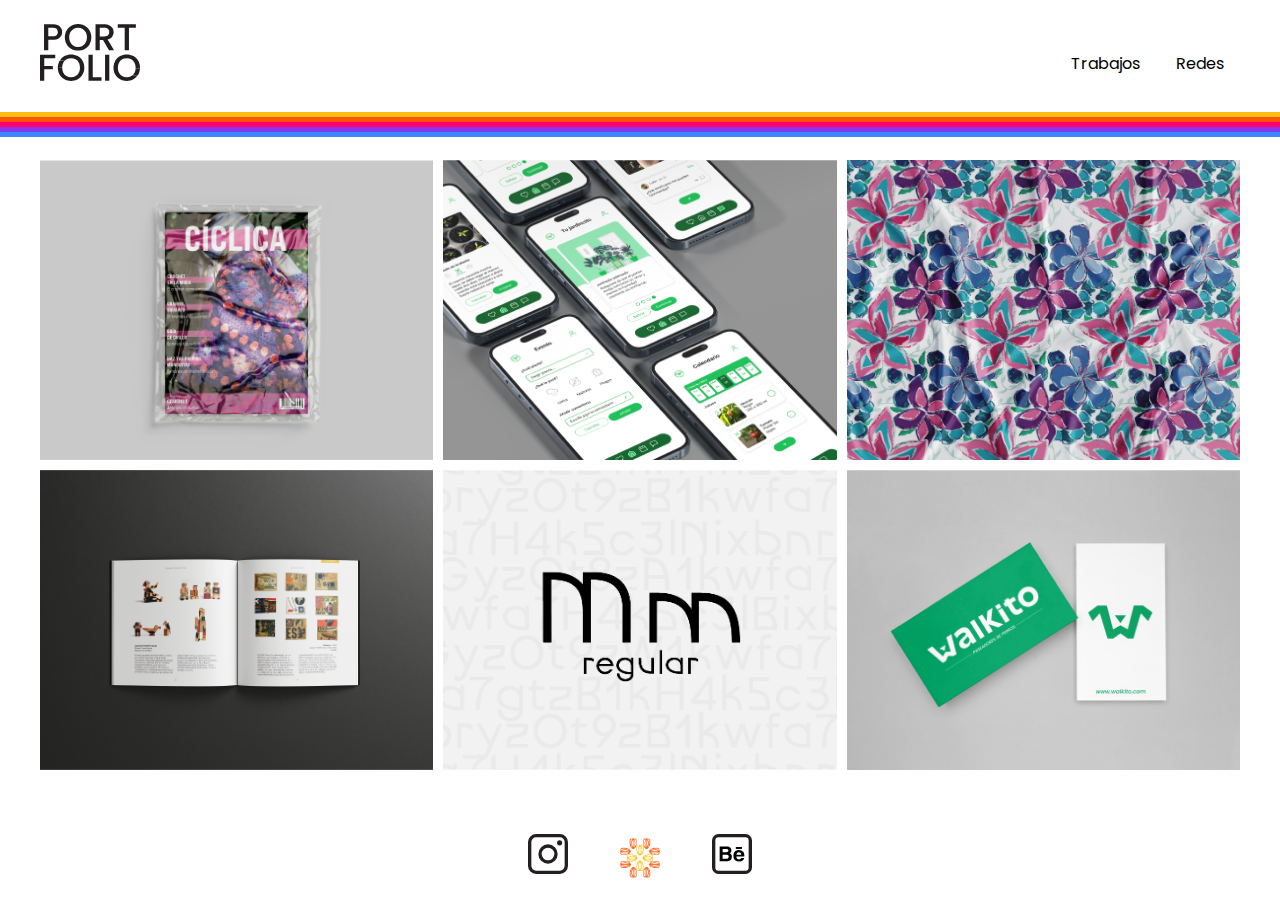
<file: index.html>
<!DOCTYPE html>
<html lang="es">
<head>
    <meta charset="UTF-8">
    <meta name="viewport" content="width=device-width, initial-scale=1.0">
    <title>Portfolio</title>
    <link rel="icon" href="img/Granny.ico" type="image/x-icon">
    <link rel="stylesheet" href="estilos.css">
</head>
<body>
    <header id="principal">
        <div class="flex">
            <a href="index.html" id="logo"><img src="img/Logo.svg" alt="Logo Portfolio"></a>
            <nav>
                <a href="#trabajos">Trabajos</a>
                <a href="#redes">Redes</a>
            </nav>
        </div>
    </header>
    <section class="contenedor" id="trabajos">
        <a href="Revista.html"><article><h2>Diseño de revista</h2> <img src="img/Revista.png" alt="Portada de revista"></article></a>
        <a href="Interfaz.html"><article><h2>Aplicación de jardín</h2> <img src="img/Interfaz.png" alt="Pantallas de celulares dispuestas en una grilla"></article></a>
        <a href="Estampado.html"><article><h2>Diseño de estampa</h2> <img src="img/Estampa.png" alt="Estampa blanco y negro"></article></a>
        <a href="Catalogo.html"><article><h2>Catálogo de arte</h2> <img src="img/Catalogo.png" alt="Doble página de un libro"></article></a>
        <a href="Tipografia.html"><article><h2>Diseño de tipografía</h2> <img src="img/Tipo.png" alt="Doble m mostrando los atributos de la tipografía"></article></a>
        <a href="Walkito.html"><article><h2>Diseño de logotipo</h2> <img src="img/Walkito.png" alt="Tarjetas personales con el logo de Walkito"></article></a>
    </section>
    <footer id="redes">
        <a href="https://www.instagram.com/vikdesignlab/"><img src="img/Ig.svg" alt="Instagram"></a>
        <img src="img/granny.gif" alt="Granny Square">
        <a href="https://www.behance.net/victoriaamartinezz"><img src="img/Be.svg" alt="Behance"></a>
    </footer>
</body>
</html>
</file>
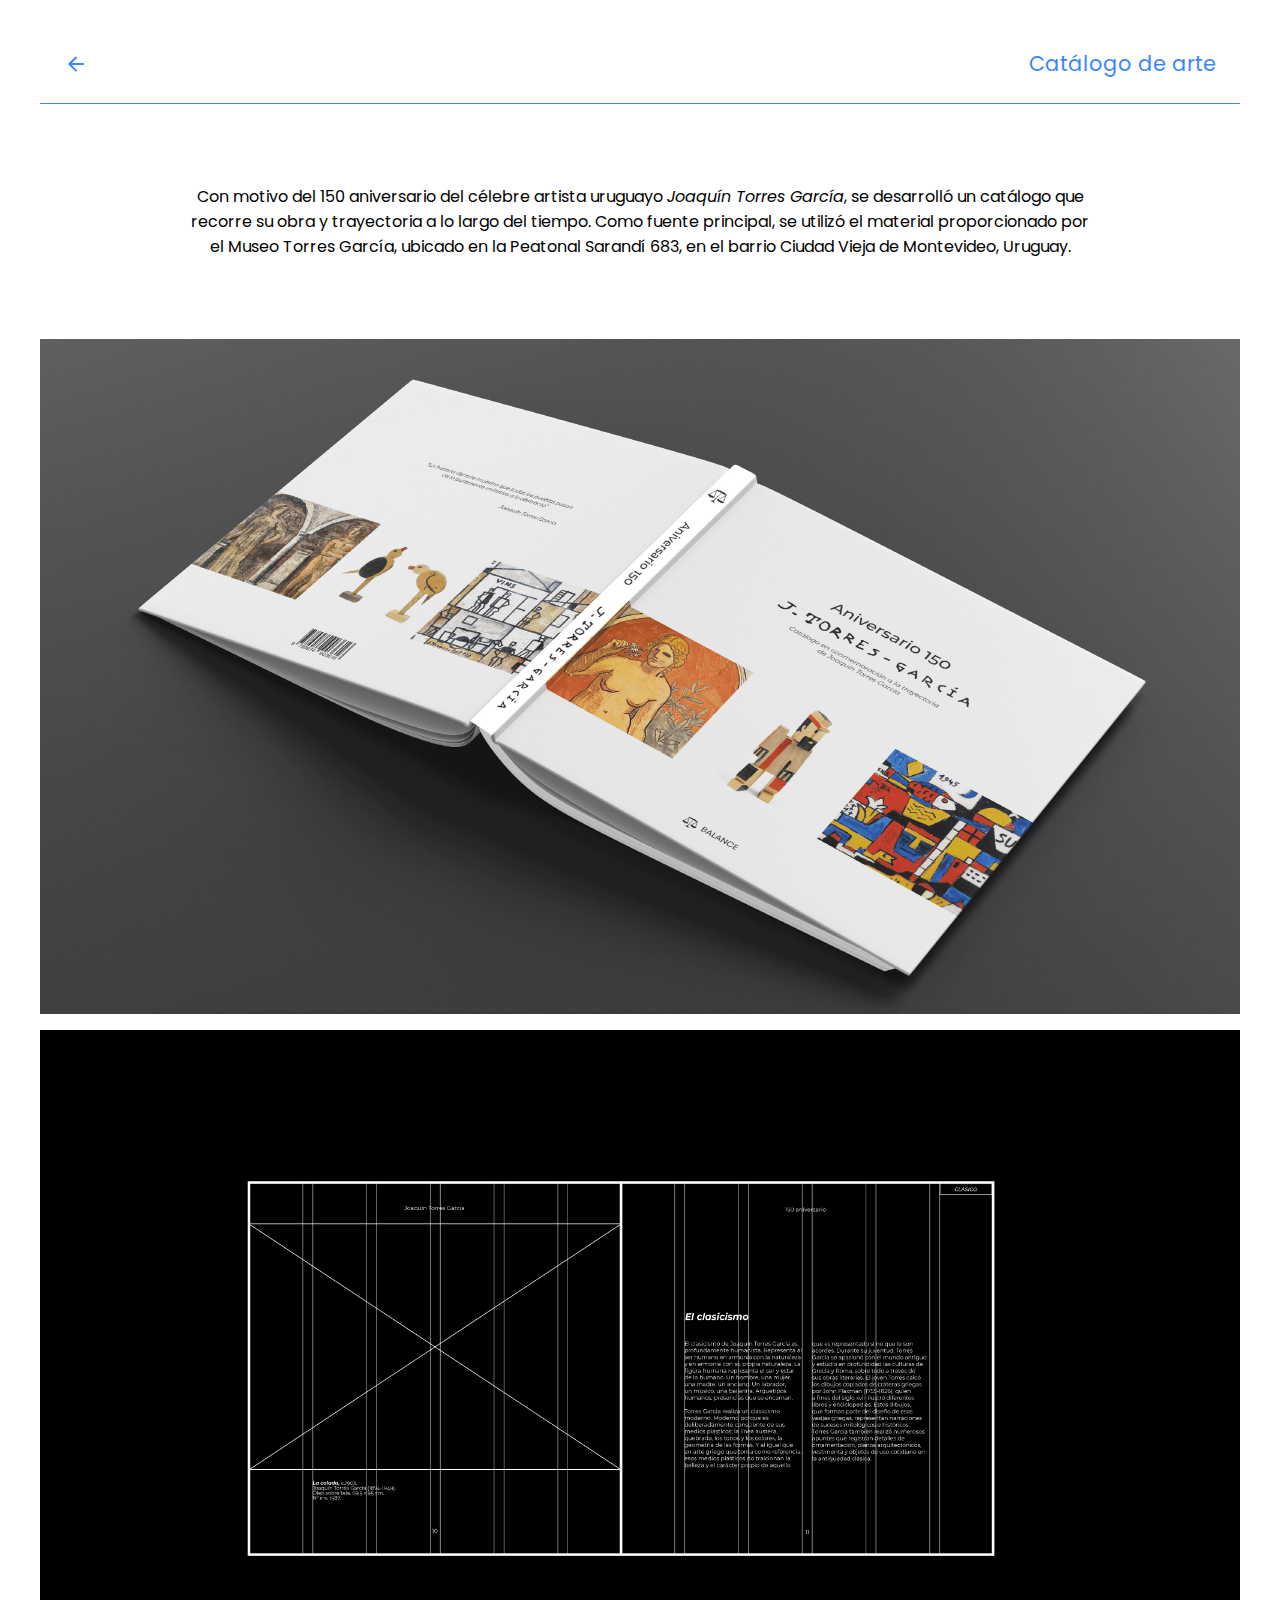
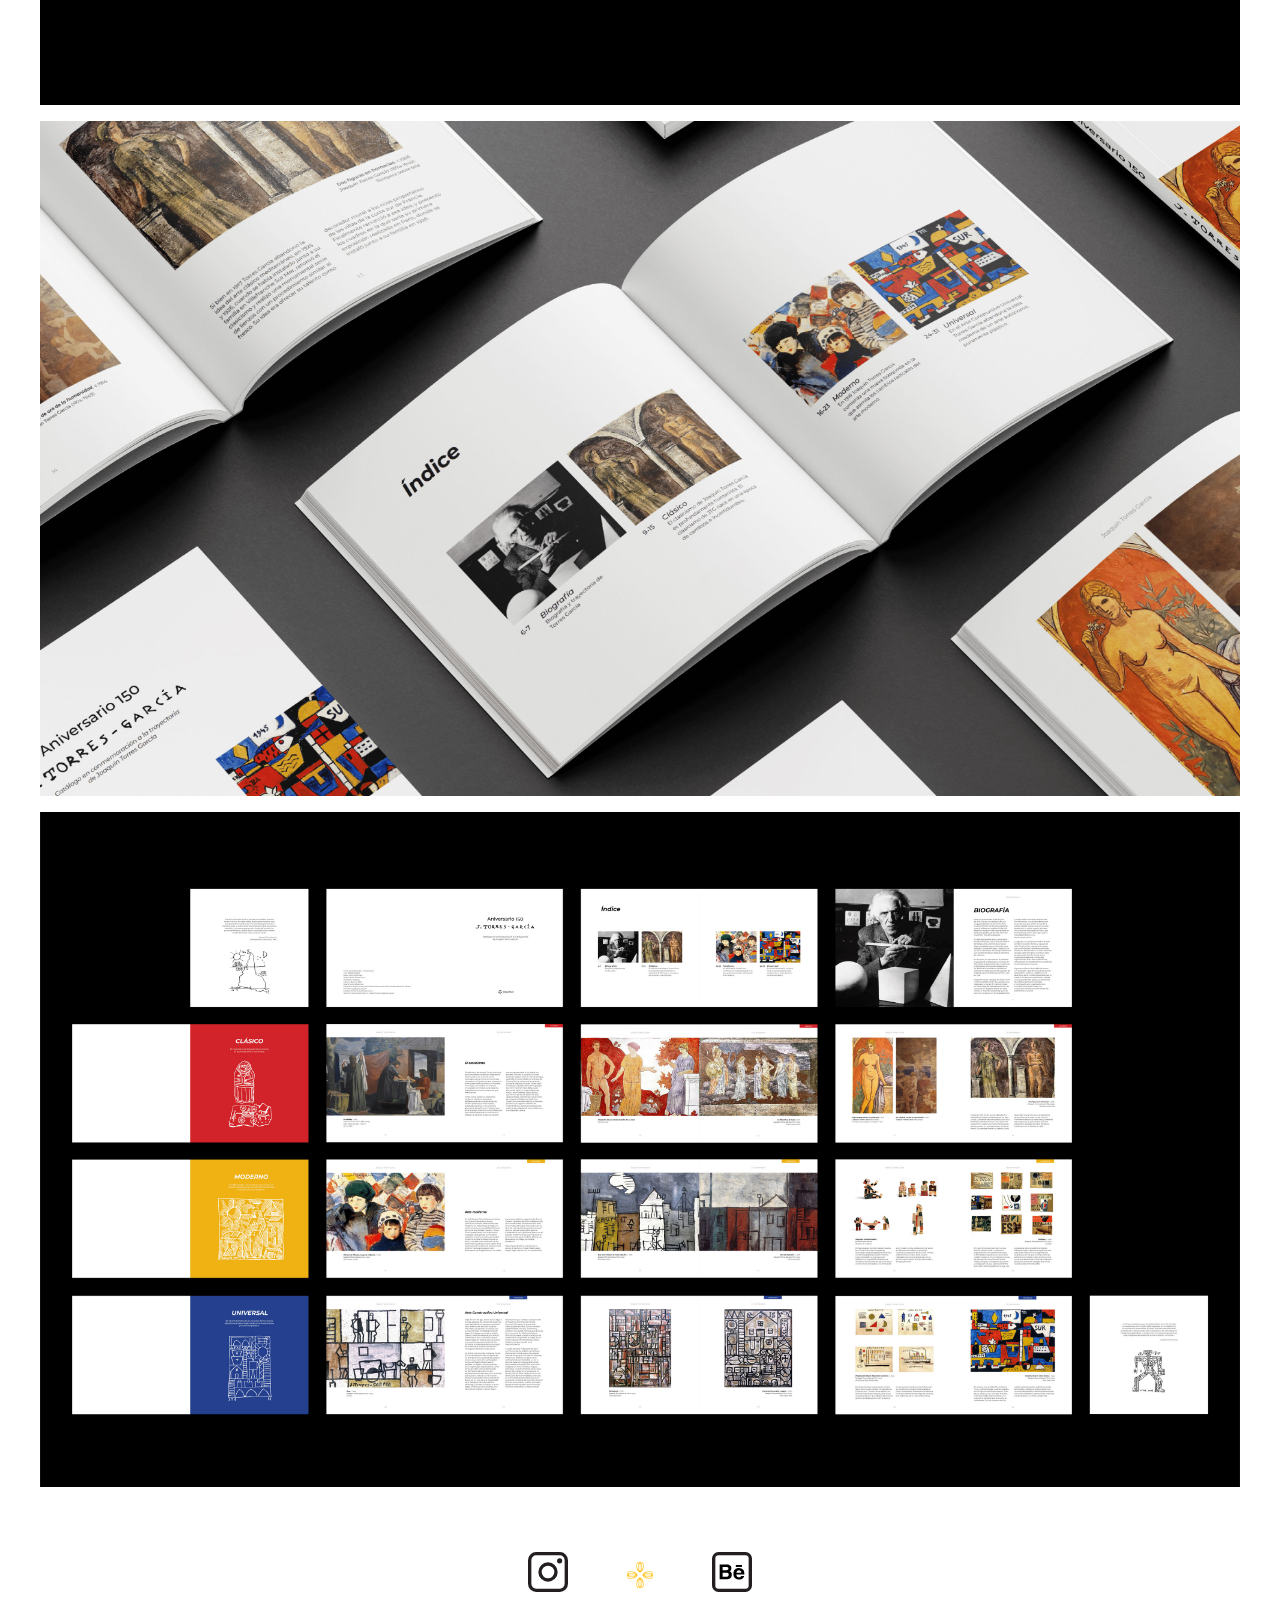
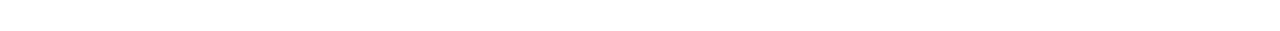
<file: Catalogo.html>
<!DOCTYPE html>
<html lang="es">
<head>
    <meta charset="UTF-8">
    <meta name="viewport" content="width=device-width, initial-scale=1.0">
    <title>Catálogo de arte</title>
    <link rel="icon" href="img/Granny.ico" type="image/x-icon">
    <link rel="stylesheet" href="estilos.css">
</head>
<body>
    <header class="contenedor">
        <div id="cat-header" class="header-trabajos">
            <a href="index.html"><img src="img/felcha-celeste.svg" alt="Volver para atrás"></a>
            <h2>Catálogo de arte</h2>
        </div>
    </header>
    <section class="aplicaciones" id="catalogo">
        <div class="contenedor">
            <p>Con motivo del 150 aniversario del célebre artista uruguayo <em>Joaquín Torres García</em>, se desarrolló un catálogo que recorre su obra y trayectoria a lo largo del tiempo. Como fuente principal, se utilizó el material proporcionado por el Museo Torres García, ubicado en la Peatonal Sarandí 683, en el barrio Ciudad Vieja de Montevideo, Uruguay.</p>
            <article class="subtitulos">
                <h2>Tapa y contratapa</h2>
                <img src="img/cat-1.jpg" alt="Tapa, lomo y contratapa del catálogo">
            </article>
            <article class="subtitulos">
                <h2>Grilla</h2>
                <img src="img/cat-2.gif" alt="Animación representativa de la grilla utilizada en el catálogo">
            </article>
            <article class="subtitulos">
                <h2>Puesta en página</h2>
                <img src="img/cat-3.jpg" alt="Dobles páginas puestas en forma de grilla">
            </article>
            <article class="subtitulos">
                <h2>Páginas totales</h2>
                <img src="img/cat-4.jpg" alt="Paneo general de todas las páginas del catálogo">
            </article>
        </div>
            
    </section>
    <footer id="redes">
        <a href="https://www.instagram.com/vikdesignlab/"><img src="img/Ig.svg" alt="Instagram"></a>
        <img src="img/granny.gif" alt="Granny Square">
        <a href="https://www.behance.net/victoriaamartinezz"><img src="img/Be.svg" alt="Behance"></a>
    </footer>
</body>
</file>
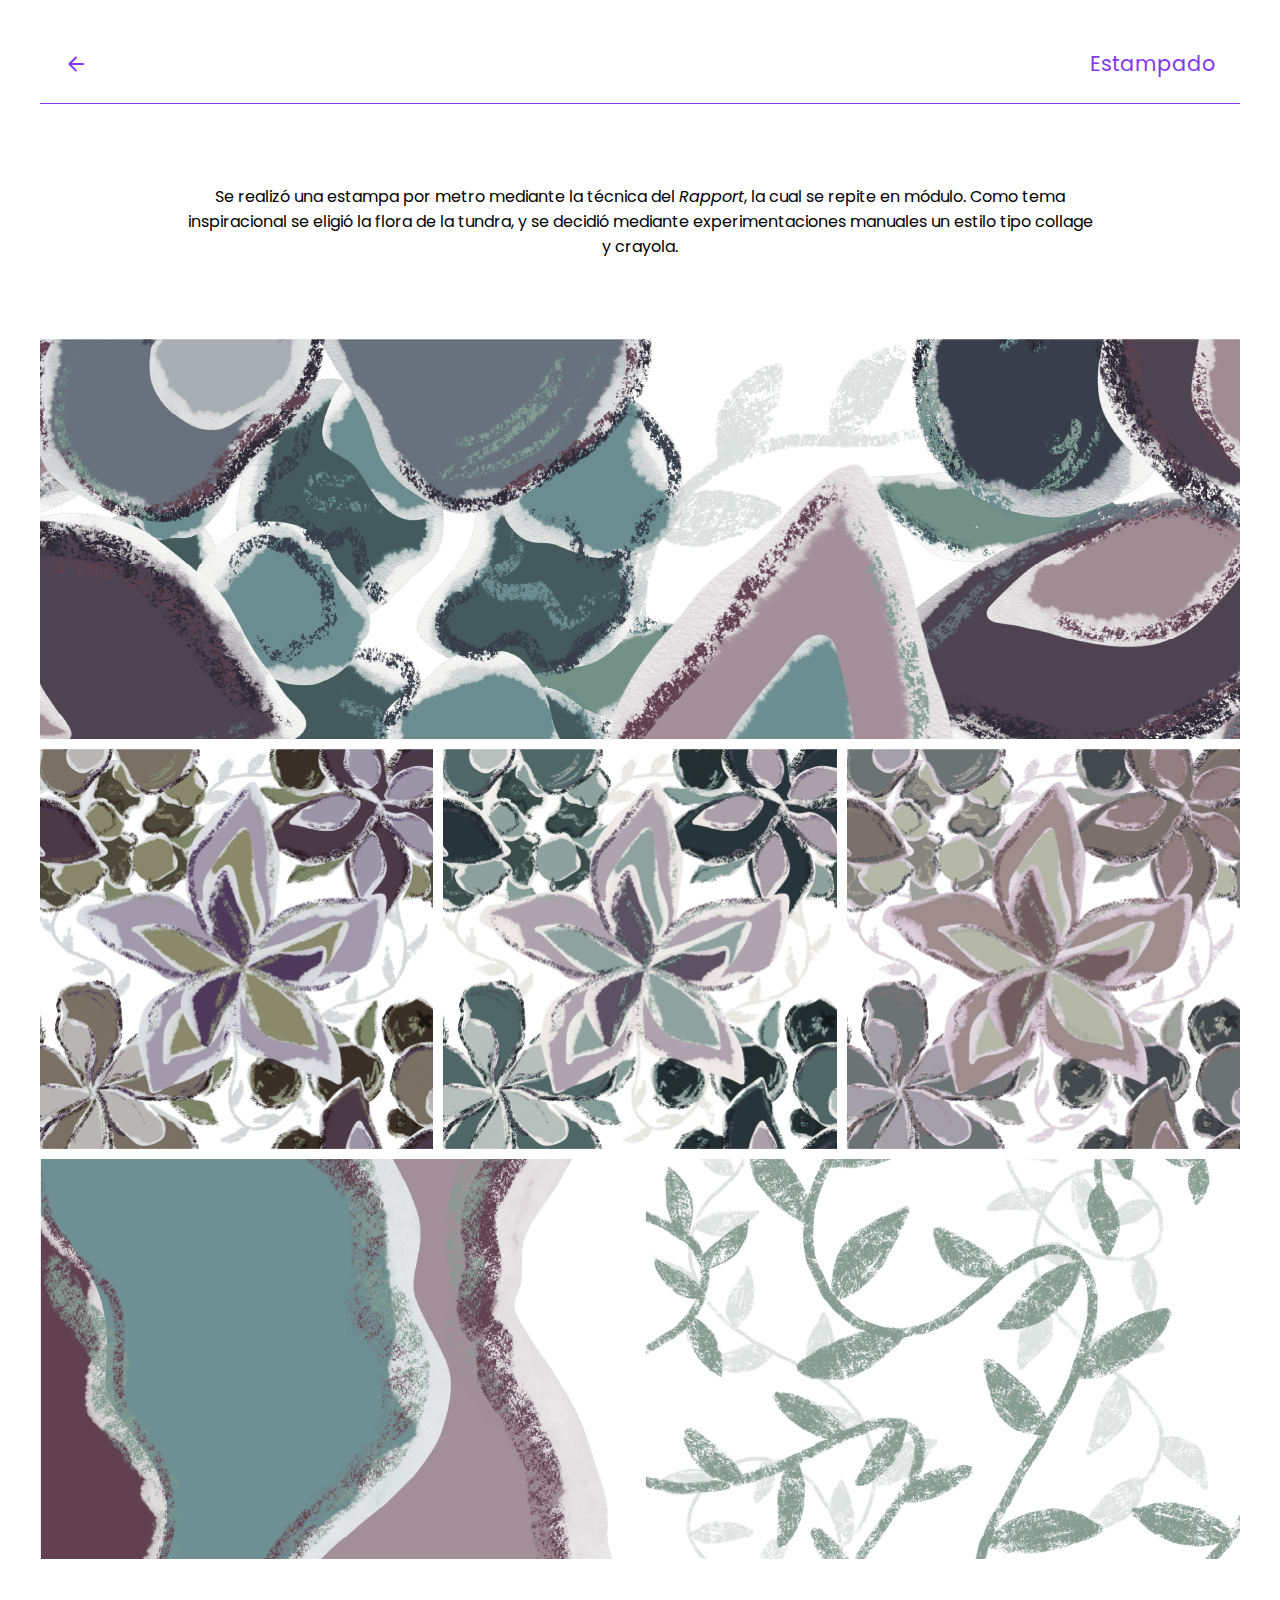
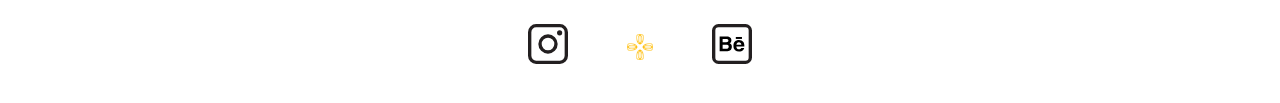
<file: Estampado.html>
<!DOCTYPE html>
<html lang="es">
<head>
    <meta charset="UTF-8">
    <meta name="viewport" content="width=device-width, initial-scale=1.0">
    <title>Estampa por Rapport</title>
    <link rel="icon" href="img/Granny.ico" type="image/x-icon">
    <link rel="stylesheet" href="estilos.css">
</head>
<body>
    <header class="contenedor">
        <div id="est-header" class="header-trabajos">
            <a href="index.html"><img src="img/felcha-violeta.svg" alt="Volver para atrás" ></a>
            <h2>Estampado</h2>
        </div>
    </header>
    <section class="aplicaciones" id="estampado">
        <div class="contenedor">
            <p>Se realizó una estampa por metro mediante la técnica del <em>Rapport</em>, la cual se repite en módulo. Como tema inspiracional se eligió la flora de la tundra, y se decidió mediante experimentaciones manuales un estilo tipo collage y crayola.</p>
            <div id="est-grid">
                <article class="subtitulos">
                    <h2>Estampa por Rapport</h2>
                    <img src="img/est-1.png" alt="Animación de estampa por metro">
                </article>
                <article class="subtitulos">
                    <h2>Cambio de color</h2>
                    <img src="img/est-2.png" alt="Cambio de color de módulo a tonos violetas y naranjas">
                </article>
                <article class="subtitulos">
                    <h2>Cambio de color</h2>
                    <img src="img/est-3.png" alt="Cambio de color de módulo a tonos violetas y celestes">
                </article>
                <article class="subtitulos"> 
                    <h2>Cambio de color</h2> 
                    <img src="img/est-4.png" alt="Cambio de color de módulo a tonos rosas y verdes">
                </article>
                <article class="subtitulos">
                    <h2>Composeé</h2>
                    <img src="img/comp-1.png" alt="Composée de textura">
                </article>
                <article class="subtitulos">
                    <h2>Composeé</h2>
                    <img src="img/comp-2.png" alt="Composée de hojas">
                </article>
            </div>
        </div>
    </section>
    <footer id="redes">
        <a href="https://www.instagram.com/vikdesignlab/"><img src="img/Ig.svg" alt="Instagram"></a>
        <img src="img/granny.gif" alt="Granny Square">
        <a href="https://www.behance.net/victoriaamartinezz"><img src="img/Be.svg" alt="Behance"></a>
    </footer>
</body>
</file>
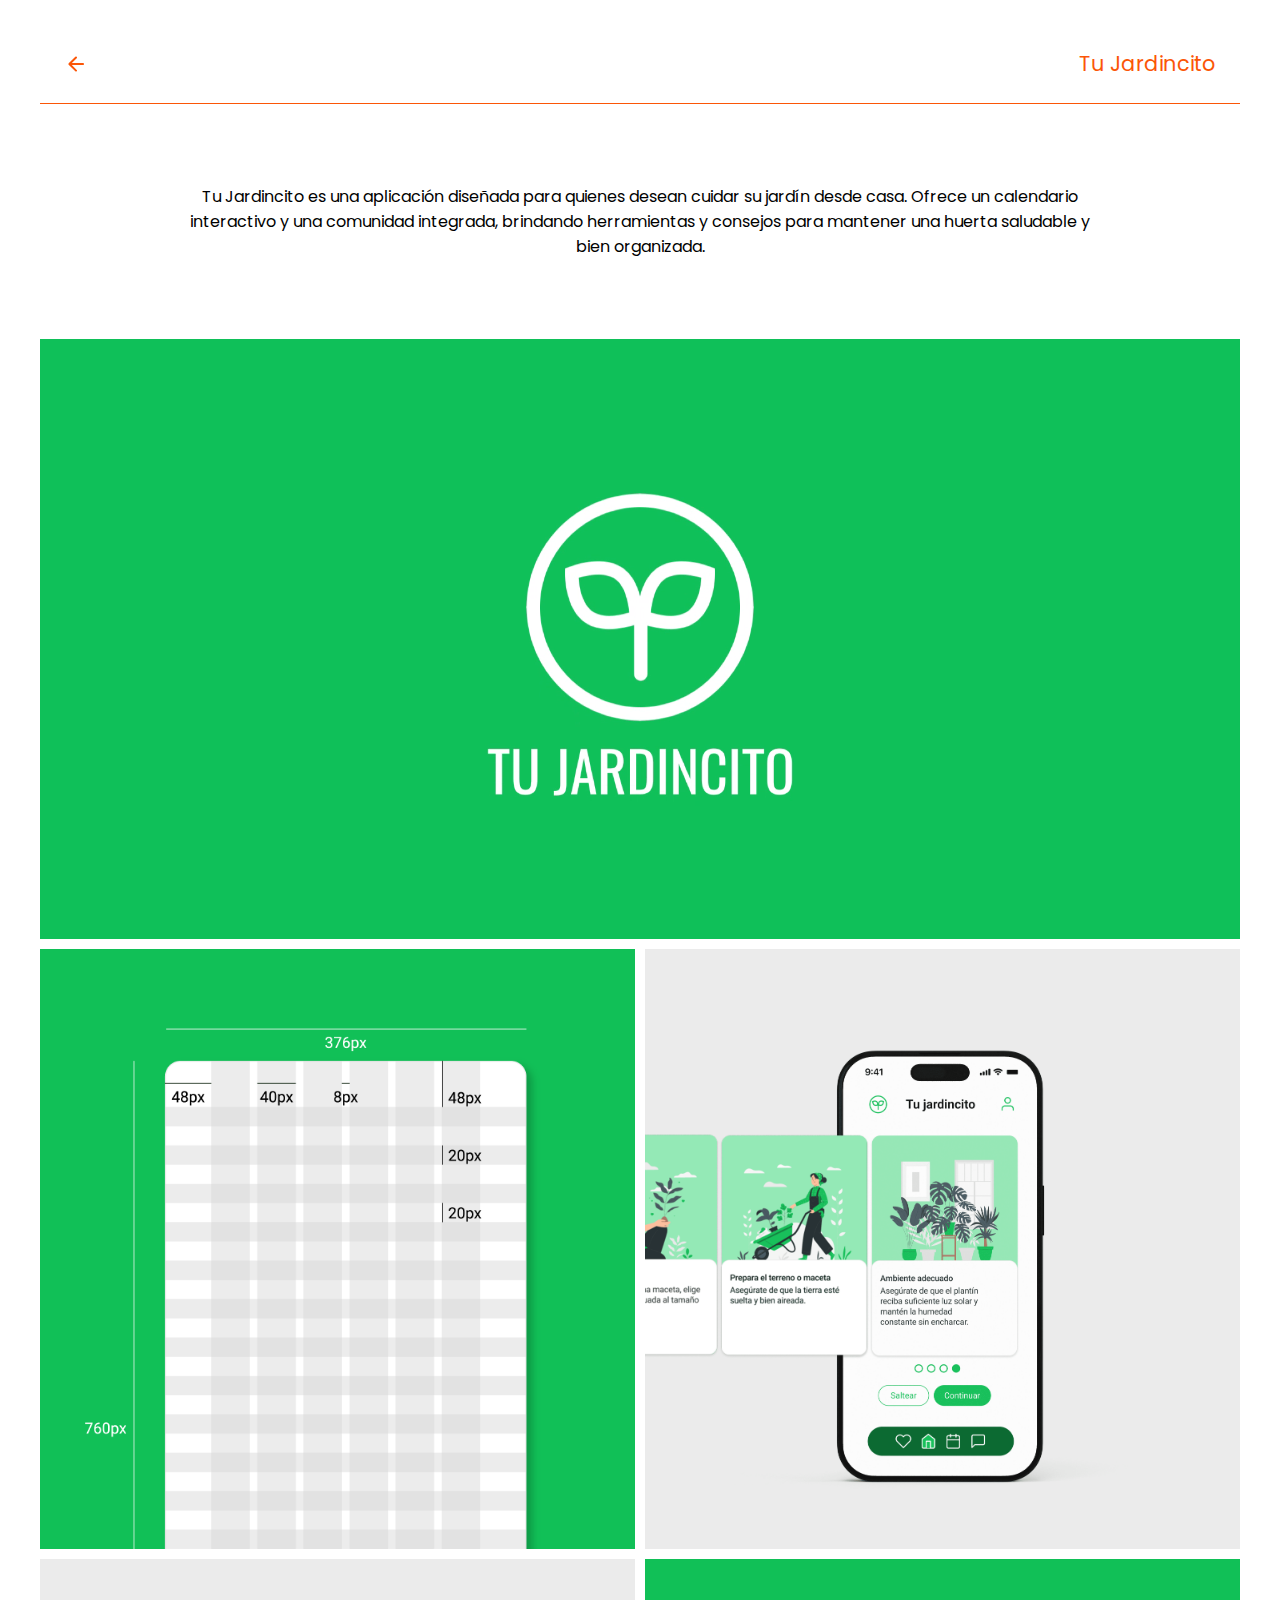
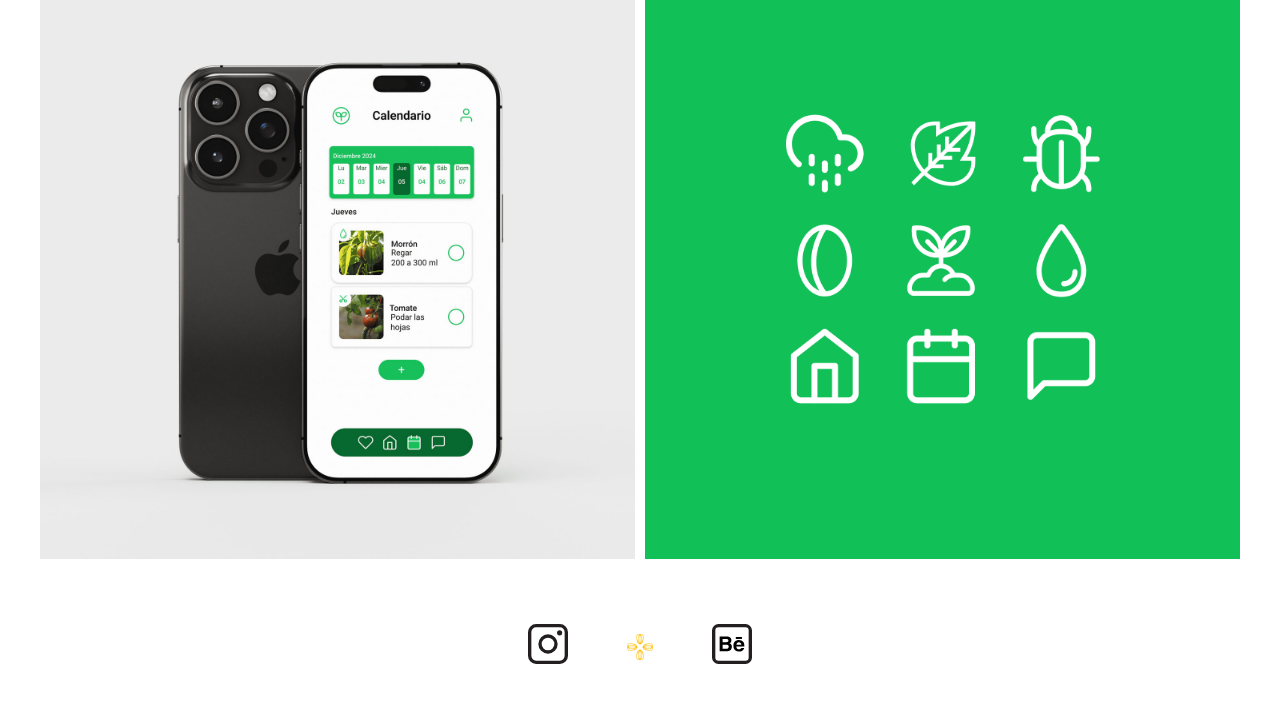
<file: Interfaz.html>
<!DOCTYPE html>
<html lang="es">
<head>
    <meta charset="UTF-8">
    <meta name="viewport" content="width=device-width, initial-scale=1.0">
    <title>Aplicación - Tu Jardincito</title>
    <link rel="icon" href="img/Granny.ico" type="image/x-icon">
    <link rel="stylesheet" href="estilos.css">
</head>
<body>
    <header class="contenedor">
        <div id="jar-header" class="header-trabajos">
            <a href="index.html"><img src="img/flecha-naranja.svg" alt="Volver para atrás"></a>
            <h2>Tu Jardincito</h2>
        </div>
    </header>
    <section class="aplicaciones" id="jardin">
        <div class="contenedor">
            <p>Tu Jardincito es una aplicación diseñada para quienes desean cuidar su jardín desde casa. Ofrece un calendario interactivo y una comunidad integrada, brindando herramientas y consejos para mantener una huerta saludable y bien organizada.</p>
            <div id="jar-grid">
                <article>
                    <video src="img/jar-1.mp4" loop autoplay muted></video>
                </article>
                <article class="subtitulos">
                    <h2>Grilla</h2>
                    <img src="img/grilla.png" alt="Presentación de la grilla">
                </article class="subtitulos">
                <article class="subtitulos">
                    <h2>Paso a paso</h2>
                    <img src="img/jar-3.png" alt="Pantalla de paso a paso">
                </article>
                <article class="subtitulos">
                    <h2>Comunidad</h2>
                    <img src="img/jar-5.jpg" alt="Pantalla calendario">
                </article>
                <article class="subtitulos">
                    <h2>Íconos</h2>
                    <img src="img/iconos.png" alt="Iconos de la interfaz">
                </article>  
            </div>
        </div>
    </section>
    <footer id="redes">
        <a href="https://www.instagram.com/vikdesignlab/"><img src="img/Ig.svg" alt="Instagram"></a>
        <img src="img/granny.gif" alt="Granny Square">
        <a href="https://www.behance.net/victoriaamartinezz"><img src="img/Be.svg" alt="Behance"></a>
    </footer>
</body>
</html>
</file>
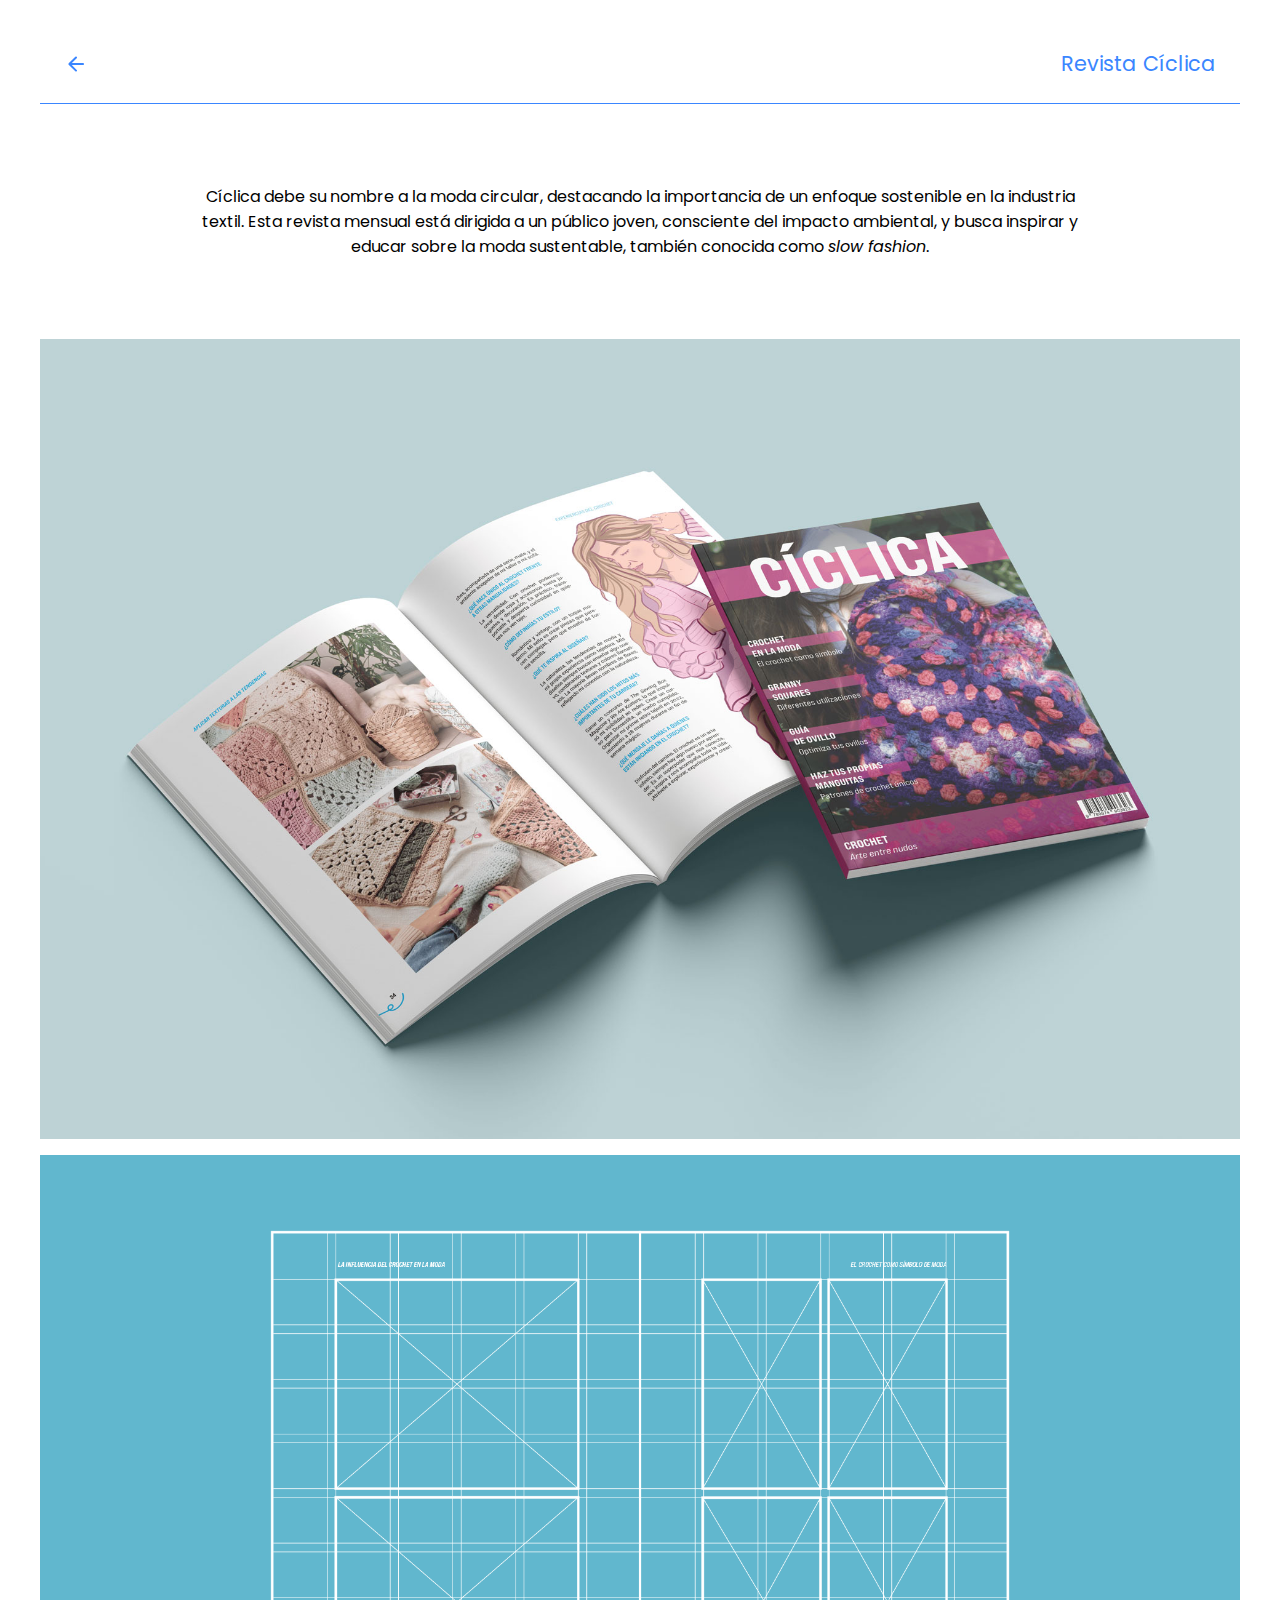
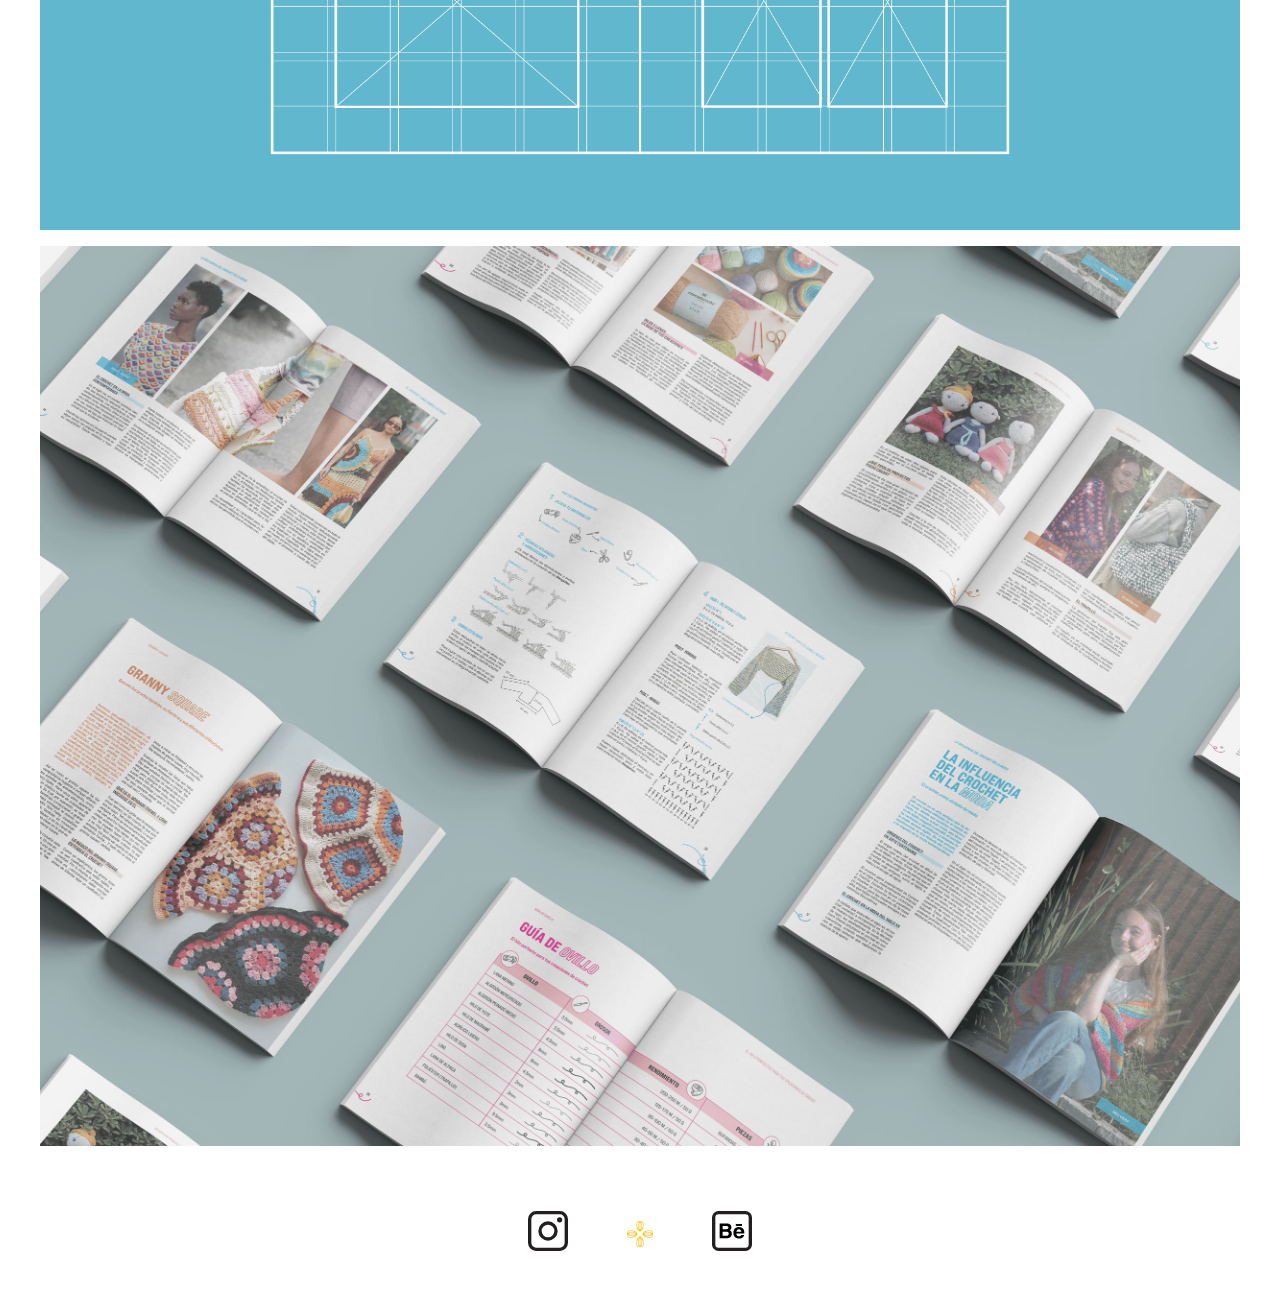
<file: Revista.html>
<!DOCTYPE html>
<html lang="es">
<head>
    <meta charset="UTF-8">
    <meta name="viewport" content="width=device-width, initial-scale=1.0">
    <title>Revista Cíclica</title>
    <link rel="icon" href="img/Granny.ico" type="image/x-icon">
    <link rel="stylesheet" href="estilos.css">
</head>
<body>
    <header class="contenedor">
        <div id="rev-header" class="header-trabajos">
            <a href="index.html"><img src="img/felcha-celeste.svg" alt="Volver para atrás"></a>
            <h2>Revista Cíclica</h2>
        </div>
    </header>
    <section  class="aplicaciones" id="revista">
        <div class="contenedor">
            <p>Cíclica debe su nombre a la moda circular, destacando la importancia de un enfoque sostenible en la industria textil. Esta revista mensual está dirigida a un público joven, consciente del impacto ambiental, y busca inspirar y educar sobre la moda sustentable, también conocida como <em>slow fashion</em>.</p>
            <article class="subtitulos">
                <h2>Portada</h2>
                <img src="img/rev-1.jpg" alt="Portada y doble página de la revista">
            </article>
            <article class="subtitulos">
                <h2>Grilla</h2>
                <img src="img/rev-2.gif" alt="Animación representativa de la grilla en uso">
            </article>
            <article class="subtitulos">
                <h2>Puesta en página</h2>
                <img src="img/rev-3.jpg" alt="Puesta en página de varías doble páginas">
            </article>
        </div>
    </section> 
    <footer id="redes">
        <a href="https://www.instagram.com/vikdesignlab/"><img src="img/Ig.svg" alt="Instagram"></a>
        <img src="img/granny.gif" alt="Granny Square">
        <a href="https://www.behance.net/victoriaamartinezz"><img src="img/Be.svg" alt="Behance"></a>
    </footer> 
</body>
</file>
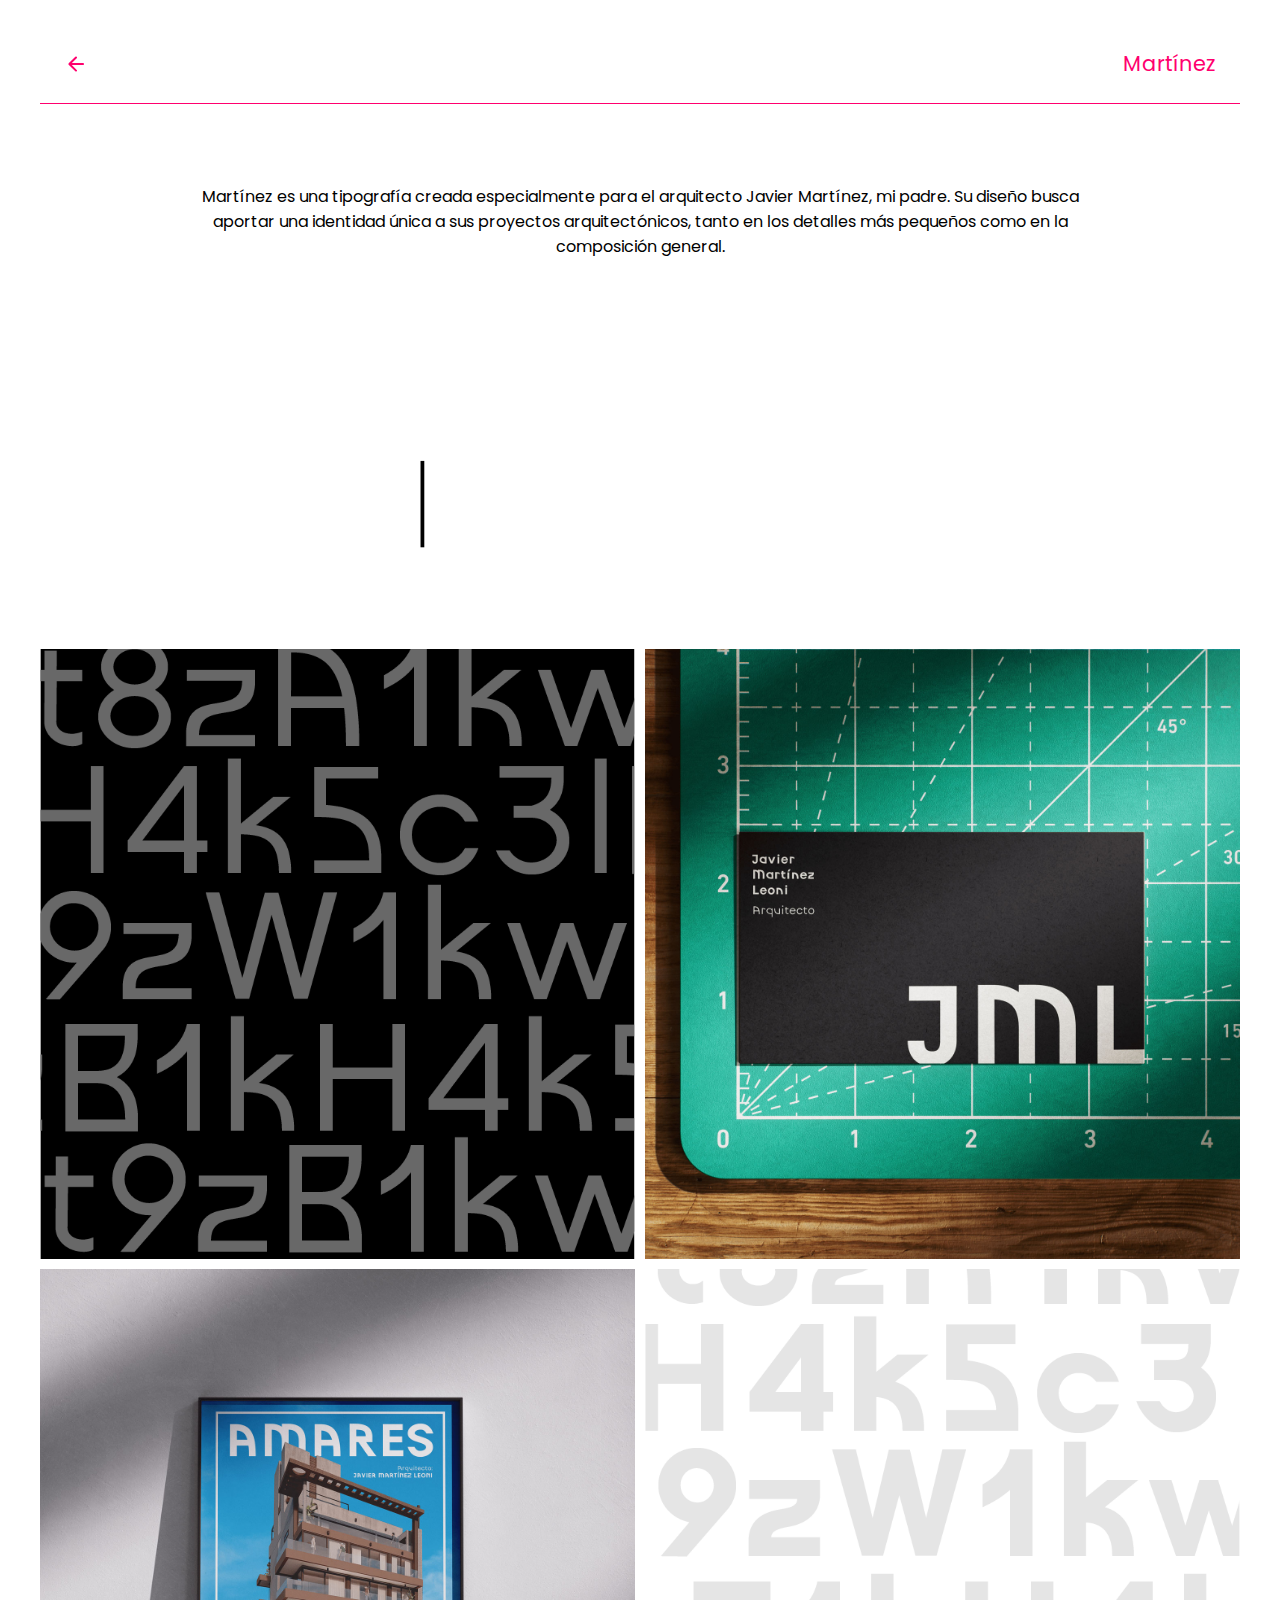
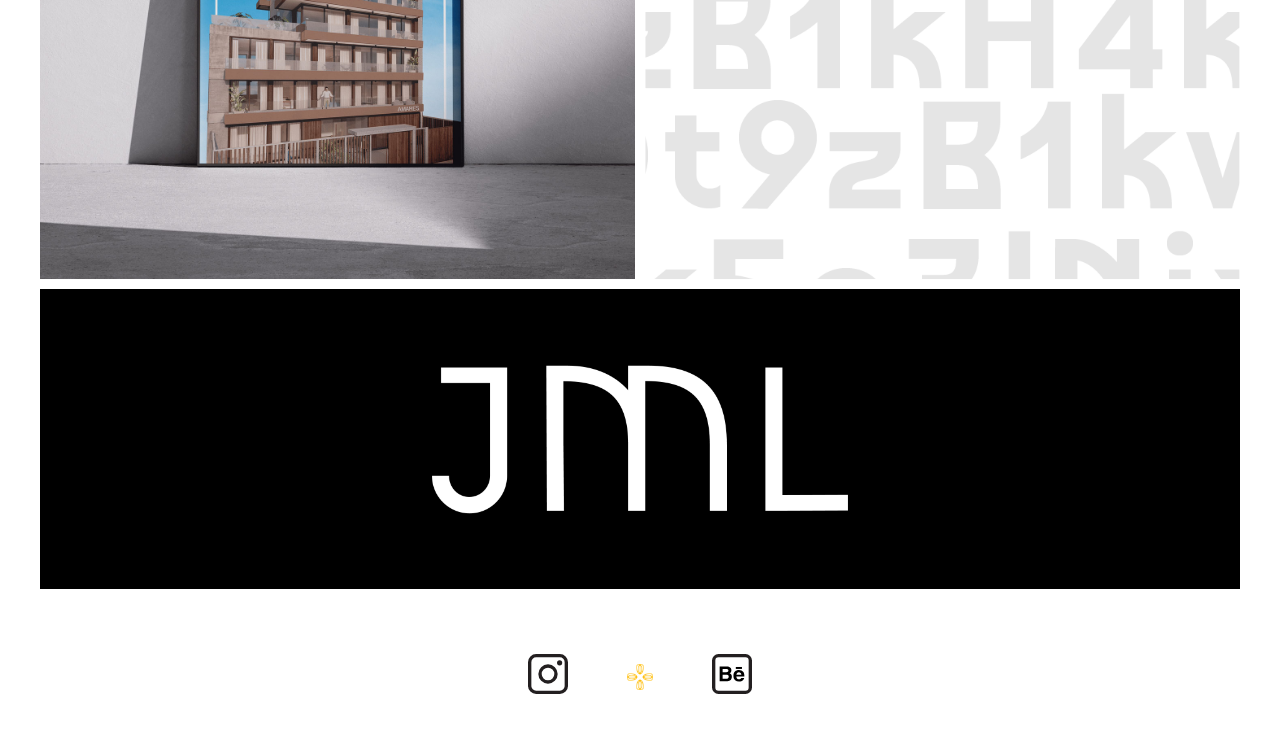
<file: Tipografia.html>
<!DOCTYPE html>
<html lang="es">
<head>
    <meta charset="UTF-8">
    <meta name="viewport" content="width=device-width, initial-scale=1.0">
    <title>Martínez - Diseño de tipografía</title>
    <link rel="icon" href="img/Granny.ico" type="image/x-icon">
    <link rel="stylesheet" href="estilos.css">
</head>
<body>
    <header class="contenedor">
        <div id="tipo-header" class="header-trabajos">
            <a href="index.html"><img src="img/felcha-rosa.svg" alt="Volver para atrás"></a>
            <h2>Martínez</h2>
        </div>
    </header>
    <section id="martinez" class="aplicaciones">
        <div class="contenedor">
            <p>Martínez es una tipografía creada especialmente para el arquitecto Javier Martínez, mi padre. Su diseño busca aportar una identidad única a sus proyectos arquitectónicos, tanto en los detalles más pequeños como en la composición general.</p>
            <div id="mart-grid">
                <article>
                    <video src="img/tipo-1.mp4" autoplay loop></video>
                </article>
                <article class="subtitulos">
                    <h2>Regular</h2>
                    <img src="img/tipo-2.png" alt="Apreciación de la tipografía en su versión regular">
                </article>
                <article class="subtitulos">
                    <h2>Tarjeta personal</h2>
                    <img src="img/tipo-5.jpg" alt="Tarjeta personal">
                </article>
                <article class="subtitulos">
                    <h2>Afiche</h2>
                    <img src="img/tipo-4.jpg" alt="Afiche de edificio">
                </article>
                <article class="subtitulos">
                    <h2>Bold</h2>
                    <img src="img/tipo-3.png" alt="Apreciación de la tipografía en su versión bold">
                </article>
                <article>
                    <video src="img/tipo-6.mp4" autoplay loop></video>
                </article>
            </div>

        </div>
    </section>
    <footer id="redes">
        <a href="https://www.instagram.com/vikdesignlab/"><img src="img/Ig.svg" alt="Instagram"></a>
        <img src="img/granny.gif" alt="Granny Square">
        <a href="https://www.behance.net/victoriaamartinezz"><img src="img/Be.svg" alt="Behance"></a>
    </footer>
</body>
</html>
</file>
<file: estilos.css>
@import url('https://fonts.googleapis.com/css2?family=Poppins:ital,wght@0,100;0,200;0,300;0,400;0,500;0,600;0,700;0,800;0,900;1,100;1,200;1,300;1,400;1,500;1,600;1,700;1,800;1,900&display=swap');

*{
    margin: 0;
    padding: 0;
    box-sizing: border-box;
    text-decoration: none;
    font-family: "Poppins", serif;
}

:root {
    --amarillo: #ffbe0b;
    --naranja: #fb5607;
    --rosado: #ff006e;
    --violeta: #8338ec;
    --celeste: #3a86ff;
}

html{
    scroll-behavior: smooth;
}

h2{
    font-size: 1.3em;
    font-weight: 400;
}

p{
    font-size: 14px;
    text-align: center;
    margin: 1em 3em;
}

section{
    padding: 1em;
}

article{
    margin-top: 1em;
}

video{
    width: 100%;
    height: 100%;
    display: block;
    object-fit: cover;
}

header a img{
    transition: 0.3s;
}

header a:hover img{
    transform: scale(1.3);
}

/* CLASES */

.contenedor{
    max-width: 1200px;
    margin: auto;
}

.flex{
    display: flex;
    flex-direction: column;
    justify-content: space-between;
    align-items: center;
    max-width: 1200px;
    margin: auto;
}

.aplicaciones{
    margin-top: 1.5em;
}

.aplicaciones img{
    display: block;
    width: 100%;
    height: 100%; 
    object-fit: cover;
}

/* HEADER DE LOS TRABAJOS */

#est-header{
    color: var(--violeta);
    border-bottom: 1px solid var(--violeta);
}

#cat-header, #rev-header{
    color: var(--celeste);
    border-bottom: 1px solid var(--celeste);
}

#jar-header{
    color: var(--naranja);
    border-bottom: 1px solid var(--naranja);
}

#tipo-header{
    color: var(--rosado);
    border-bottom: 1px solid var(--rosado);
}

#walk-header{
    color: var(--amarillo);
    border-bottom: 1px solid var(--amarillo);
}

.header-trabajos{
    margin-top: 1.5em;
    display: flex;
    justify-content: space-between;
    align-items: center;
    padding: 1.5em;
}

.header-trabajos img{
    display: block;
    width: 100%;
    height: 100%; 
}

/* HEADER DEL INDEX */

#principal{
    padding: 1.5em;
    box-shadow: 
    0 0 0 5px var(--amarillo),
    0 0 0 10px var(--naranja),
    0 0 0 15px var(--rosado),
    0 0 0 20px var(--violeta),
    0 0 0 25px var(--celeste);
}

#logo img{
    width: 100px;
}

#principal nav{
    margin-top: 1em;
}

#principal nav a{
    color: black;
    padding: 0.5em 1em;
    position: relative;
}

#principal nav a::before {
    content: "";
    width: 0%;
    height: 0.08em;
    background-color: black;
    display: inline-block;
    left: 0;
    right: 0;
    margin: auto;
    position: absolute;
    bottom: 0.2em;
    transition: 0.3s;
}

#principal nav a:hover::before {
    width: 100%;
}

/* footer */

footer{
    margin-top: 2em;
    display: flex;
    justify-content: center;
    align-items: center;
}

footer a img{
    width: 40px;
    margin: 1em;
}

footer img{
    width: 80px;
    margin: 1em;
}

/* section grid */

#trabajos{
    display: grid;
    grid-template-rows: repeat(6, 300px);
    gap: 10px;
    width: 100%;
    padding-top: 3em;
}

#trabajos article{
    position: relative;
    overflow: hidden;
    width: 100%;
    height: 100%;
    object-fit: cover;
}

#trabajos article img{
    width: 100%;
    height: 100%;
    object-fit: cover;
    display: block;
    transition: 0.3s;
}

#trabajos article:hover img{
    transform: scale(1.1, 1.1);
}

#trabajos article::after {
    content: "";
    position: absolute;
    top: 0;
    left: 0;
    width: 100%;
    height: 100%;
    background: rgba(0, 0, 0, 0);
    transition: 0.3s;
}

#trabajos article:hover::after {
    background: rgba(0, 0, 0, 0.7); 
}

#trabajos article h2{
    z-index: 1;
    text-align: center;
    position: absolute;
    left: 0;
    right: 0;
    margin: auto;
    top: 110%;
    color: white;
    transition: 0.4s;
}

#trabajos article:hover h2{
    text-align: center;
    position: absolute;
    left: 0;
    right: 0;
    margin: auto;
    top: 45%;
}

/* Walkito */

#walk-header div{
    color: var(--amarillo);
    border-bottom: 1px solid var(--amarillo);
}

#walkito video, #walkito img, #estampado img{
    object-fit: cover;
}

#walk-grid article, #walk-flex article{
    margin-top: 1em;
}

.subtitulos{
    position: relative;
    overflow: hidden;
}

.subtitulos h2{
    position: absolute;
    top: -5em;
    left: 0.3em;
    display: block;
    background-color: #ffbe0b99;
    padding: 0.5em 0.8em;
    color: white;
    transition: 0.4s;
    z-index: 1;
}

.subtitulos:hover h2{
    top: 0.3em;
    left: 0.3em;
}

#walk-grid{
    display: grid;
    grid-template-rows: repeat(3,400px);
}

/* Revista y catálogo */

#revista article, #catalogo article{
    margin-top: 1em;
}

#revista article h2, #catalogo article h2{
    background-color: #3a85ff70;
}

/* Estampado */

#est-grid article{
    filter: grayscale(0.8);
    transition: 0.3s;
}

#est-grid article:nth-of-type(1){
    background-image: url(img/est-fondo.png);
    background-repeat: repeat;
}

#est-grid article:nth-of-type(1) img{
    object-fit: contain;
    position: absolute;
    bottom: -25em;
    transition: 0.4s;
    padding: 1em;
}

#est-grid article:nth-of-type(1):hover img{
    bottom: 0em;
}

#est-grid article:hover{
    filter: grayscale(0);
}

#est-grid h2{
    background-color: #8338ec79;
}

#est-grid{
    display: grid;
    grid-template-rows: repeat(6,400px);
}

/* Tipografía */

#martinez article h2{
    background-color: #ff006f5f;
}

#mart-grid{
    display: grid;
    grid-template-rows: repeat(5,400px);
    gap: 10px;
}

/* Jardin */

#jar-grid{
    display: grid;
    grid-template-rows: repeat(1, 350px);
    gap: 10px;
}

#jar-grid article h2{
    background-color: #fb54078a;
}

/* Tablet */

@media all and (min-width:768px){

    header div.flex{
        flex-direction: row;
    }

    #trabajos{
        grid-template-columns: repeat(2, 1fr);
        grid-template-rows: repeat(3, 300px);
    }

    p{
        font-size: 16px;
        margin: 5em 9em;
    }

    article{
        margin-top: 0em;
    }

    /* Walkito */

    #walk-grid, #est-grid{
        display: grid;
        grid-template-columns: repeat(6,1fr);
        grid-template-rows: repeat(3, 350px);
        gap: 10px;
        width: 100%;
    }

    #walk-grid article:nth-of-type(1), #est-grid article:nth-of-type(1){
        grid-column: span 6;
    }

    #walk-grid article:nth-of-type(2), #walk-grid article:nth-of-type(3){
        grid-column: span 3;
        grid-row: span 2;
    }

    #walk-flex{
        display: flex;
        justify-content: space-between;
        align-items: center;
    }

    #walk-flex article{
        width: 32%;
    }

    /* Estampado */

    #est-grid{
        grid-template-rows: repeat(3,400px);
    }

    #est-grid article:nth-of-type(2),
    #est-grid article:nth-of-type(3),
    #est-grid article:nth-of-type(4) {
        grid-column: span 2;   
    }

    #est-grid article:nth-of-type(5),
    #est-grid article:nth-of-type(6) {
        grid-column: span 3;
    }

    /* Martínez */

    #mart-grid{
        display: grid;
        grid-template-columns: repeat(6,1fr);
        grid-template-rows: repeat(6, 300px);
        width: 100%;
    }

    #mart-grid article:nth-of-type(1){
        grid-column: span 6;
    }

    #mart-grid article:nth-of-type(2),
    #mart-grid article:nth-of-type(3) {
        grid-column: span 3;
        grid-row: span 2;
    }

    #mart-grid article:nth-of-type(4),
    #mart-grid article:nth-of-type(5) {
        grid-column: span 3;
        grid-row: span 2;
    }

    #mart-grid article:nth-of-type(6){
        grid-column: span 6;
    }

    /* Jardin */

    #jar-grid{
        grid-template-columns: repeat(2, 1fr);
        grid-template-rows: repeat(3, 600px);
    }

    #jar-grid article:nth-of-type(1){
        grid-column: span 2;
    }

    #jar-grid article, #jar-grid article img{
        object-fit: cover;
    }

}

/* Compu */

@media all and (min-width:1200px){

    #trabajos{
        grid-template-columns: repeat(3, 1fr);
        grid-template-rows: repeat(2, 300px);
    }

    section{
        padding: 0em;
    }
}
</file>
